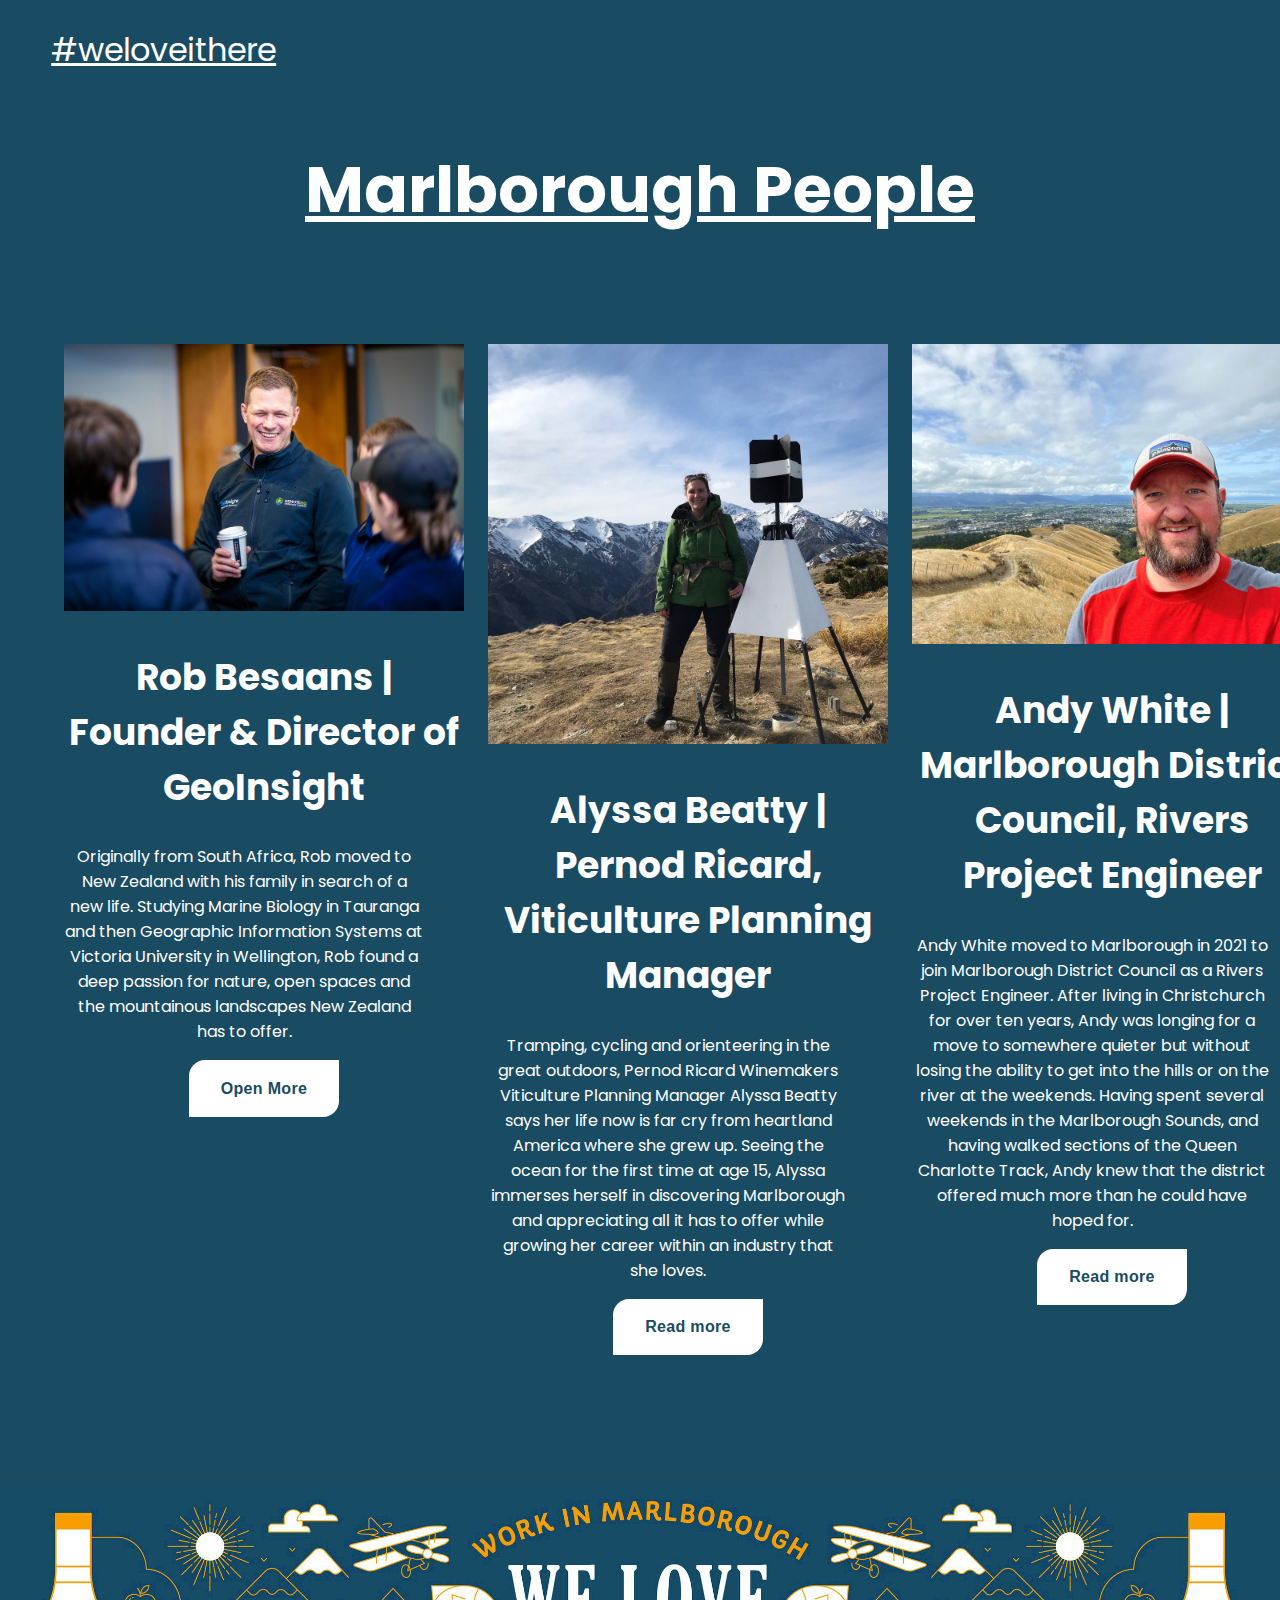
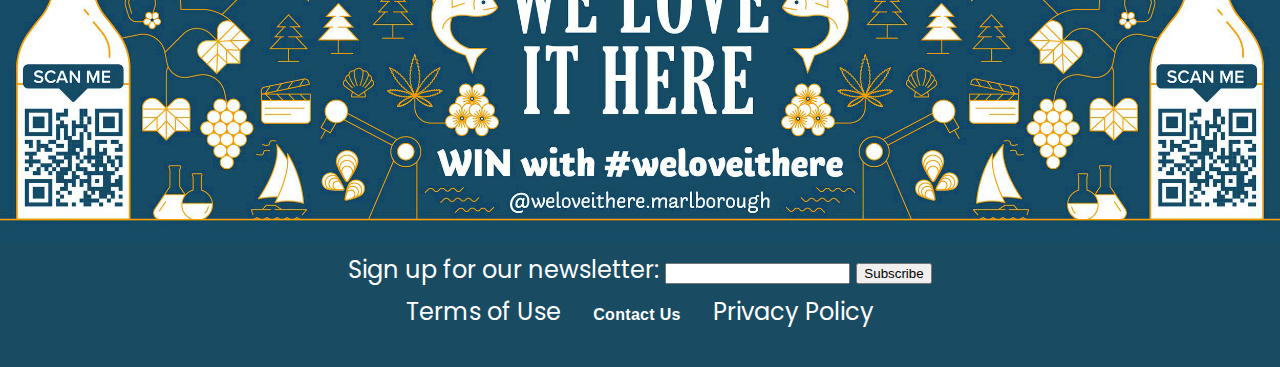
<file: people.html>
<!DOCTYPE html>
<html>
<head>
    <title>We Love It Here</title>
    <link rel="stylesheet" type="text/css" href="style.css">
    <link rel="stylesheet" type="text/css" href="css/people.css">
    <script src="/js/people.js"></script>
    <style>
        body {
            opacity: 0;
            transition: opacity 3.5s ease-in-out;
        }
    </style>
    <script src="script.js"></script>
    <link href="https://fonts.googleapis.com/css2?family=Poppins:wght@400;500;600&display=swap" rel="stylesheet">
    <nav><a href="index.html">#weloveithere</a></nav>
</head>

<body>
    <h1 style="color: #ffff; text-decoration: underline;">Marlborough People</h1>
    <div class="feature-stories">
        <div id="business">
            <div class="feature">
                <img src="/img/A0ugh-ZQ.jpeg" alt="Rob Besaans">
            </div>            
            <h2>Rob Besaans | Founder & Director of GeoInsight</h2>
            <p>Originally from South Africa, Rob moved to New Zealand with his family in search of a new life. Studying Marine Biology in Tauranga and then Geographic Information Systems at Victoria University in Wellington, Rob found a deep passion for nature, open spaces and the mountainous landscapes New Zealand has to offer.</p>
            <button id="popup-button">Open More</button>
            <div id="popup" class="more">
              <div id="popup-content">
                <p>Rob moved to Marlborough in 2015 after falling in love with the region whilst on holiday in the South Island.
                <br>Originally from South Africa, Rob moved to New Zealand with his family in search of a new life. Studying Marine Biology in Tauranga and then Geographic Information Systems at Victoria University in Wellington, Rob found a deep passion for nature, open spaces and the mountainous landscapes New Zealand has to offer.
                <br>Landing a summer job flying a drone around the Marlborough Sounds, Rob quickly fell in love with the southern lifestyle, hiking on the weekends, sailing and dancing during the weeks and a community of friendly, supportive and caring people who quickly helped make it home.
                <br><q>“Pelorus River to the North, the Marlborough Sounds a stone's throw away, the gateway to the Southern Alps, the freshest seafood in Kaikoura and more mountains than you can shake a stick at - what more could you ask for?”</q>
                <br>Now a co-founder and director of his own business which is going from strength to strength, a software development consultancy in the bustling heart of Blenheim, Rob won’t choose anywhere else to live, work and raise his young family.</p>
                <br><q>“We’re so lucky here to have everything on our doorstep and a well-connected business community that makes things happen. You don't have to trade the money for the lifestyle, when you can have both and more in Marlborough. It's honestly a hidden gem in the South."</q>
                <br><button id="close-button">Close</button>
                </div>
            </div>
            

        </div>
        <div class="lifestyle">
            <div class="feature">
                <img src="/img/IMG_2748.jpeg" alt="Alyssa Beatty">
            </div>            
            <h2>Alyssa Beatty | Pernod Ricard, Viticulture Planning Manager</h2>
            <p>Tramping, cycling and orienteering in the great outdoors, Pernod Ricard Winemakers Viticulture Planning Manager Alyssa Beatty says her life now is far cry from heartland America where she grew up. Seeing the ocean for the first time at age 15, Alyssa immerses herself in discovering Marlborough and appreciating all it has to offer while growing her career within an industry that she loves.</p>
            <button type="button" onmouseover="this.style.backgroundColor='#fcb900'" onmouseout="this.style.backgroundColor='#ffff'">Read more</button>
        </div>
        <div class="people">
            <div class="feature">
                <img src="/img/11.jpg" alt="Andy White">
            </div>            
            <h2>Andy White | Marlborough District Council, Rivers Project Engineer</h2>
            <p>Andy White moved to Marlborough in 2021 to join Marlborough District Council as a Rivers Project Engineer.  After living in Christchurch for over ten years, Andy was longing for a move to somewhere quieter but without losing the ability to get into the hills or on the river at the weekends. Having spent several weekends in the Marlborough Sounds, and having walked sections of the Queen Charlotte Track, Andy knew that the district offered much more than he could have hoped for.</p>
            <button type="button onmouseover="this.style.backgroundColor='#fcb900'" onmouseout="this.style.backgroundColor='#ffff'"">Read more</button>
        </div>
    </div>
    <script src="/js/popUp.js"></script>
</body>
<footer> 
    
    <div class="footer">
        <img src="img/GD2022-124_Attraction+campaign+-+billboard+2+(003).jpg" alt="footer-img"/><br>
         <div class="subscription-form">
        <form>
            <label for="email">Sign up for our newsletter:</label>
            <input type="email" id="email" name="email">
            <input type="submit" value="Subscribe">
        </form>
    </div>   
    <a href="#terms">Terms of Use</a><button type="button" onclick="openForm()" class="button" style="background-color: transparent;">Contact Us</button><a href="#privacy">Privacy Policy</a>
    </div>
    
    

    <div class="form-popup" id="myForm">
    <form action="/submit-form" method="post" class="form-container">
        <h3>Contact Us</h3>

        <label for="name">Name:</label>
        <input type="text" id="name" name="name" class="center">
        <br>
        <label for="email">Email:</label>
        <input type="email" id="email" name="email" class="center">
        <br>
        <label for="message">Message:</label>
        <textarea id="message" name="message" class="center"></textarea>
        <br>
        <button type="submit" class="btn" onclick="submitForm()">Send</button>
        <button type="button" class="btn cancel" onclick="closeForm()">Close</button>
    </form>
    </div>
</footer>
</html>
</file>
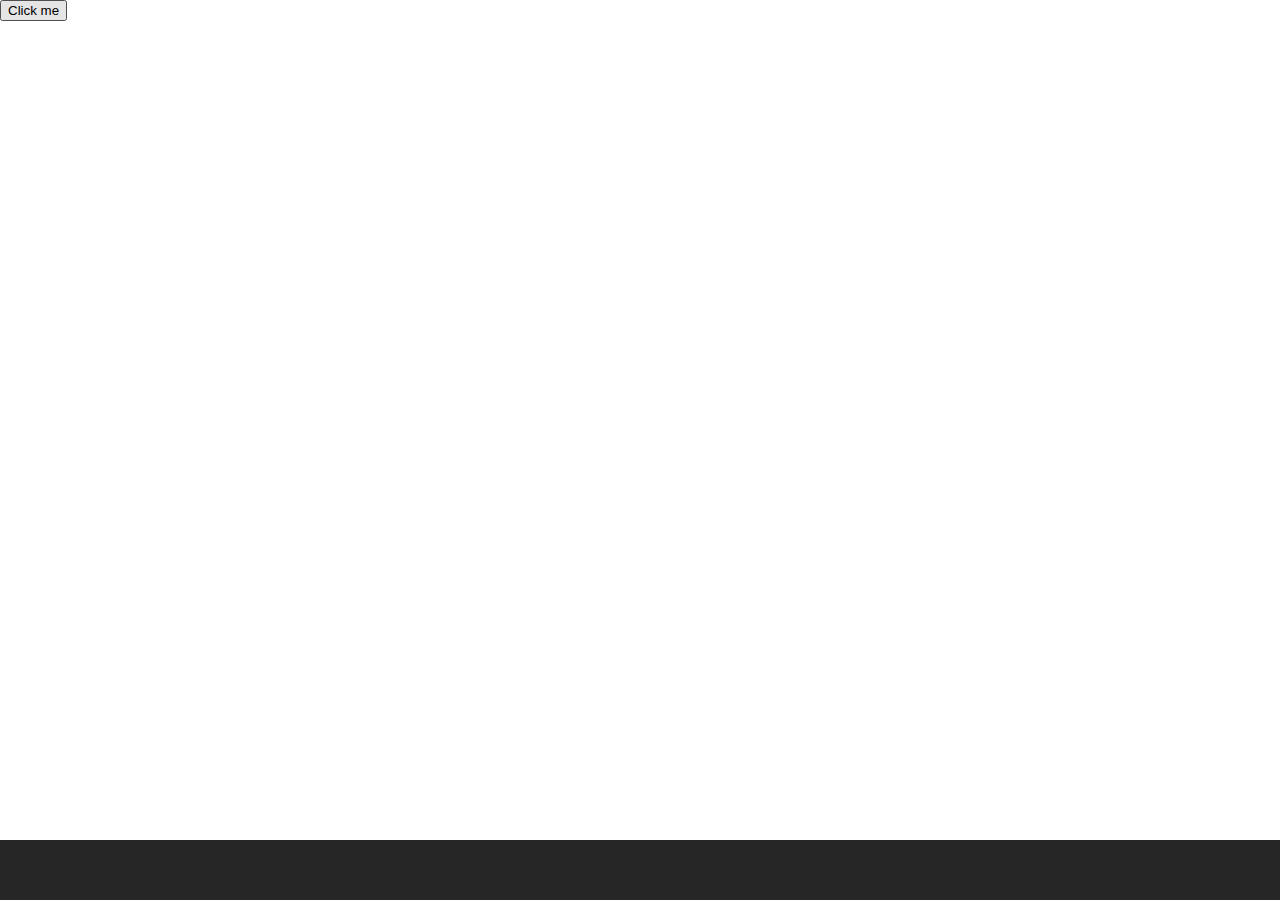
<file: popupButton.html>
<html>
    <head>
        <script>
        document.addEventListener("DOMContentLoaded", function() {

var button = document.createElement('button');
button.innerHTML = 'Click me';
button.onclick = function() {
  window.open('http://127.0.0.1:5501/costOfLiving.html');
};
document.body.appendChild(button);
});
        </script>
    </head>
    <body style="margin: 0;">
        <div style="background-color: black; position: fixed; bottom: 0; width: 100%; height: 20px; padding: 20px; opacity: .85; z-index: 1000;">
            
        </div>
    </body>
</html>
</file>
<file: style.css>
nav {
  flex-grow: 1;
  flex-shrink: 1;
  position: relative;
  z-index: 2;
  width: 100%;
  box-sizing: border-box;
  padding-top: 2vw;
  padding-bottom: 2vw;
  padding-left: 4vw;
  padding-right: 4vw;
  pointer-events: auto;
  color: #ffffff;
  text-align: left;
  font-size: xx-large;
}

nav a {
  color: #ffffff;
}

nav :hover {
  color: #fcb900;
}

body {
  font-family: Poppins, Montserrat, Helvetica, sans-serif;
  margin: 0;
  padding: 0;
  margin: auto;
  text-align: center !important;
  background-color: #194B63;
  align-content: center;
  font-size: 24px;
}

select {
  font-family: Poppins, Montserrat, Helvetica, sans-serif;
  margin: 0;
  padding: 0;
  margin: auto;
  font-size: 1rem;
}

input[type="number"] {
  font-family: Poppins, Montserrat, Helvetica, sans-serif;
  margin: 0;
  padding: 0;
  margin: auto;
  font-size: 1rem;
}

h1 {
  font-size: 4rem;
  text-align: center !important;
}

h3 {
  font-size: 3rem;
  color: #194B63;
  text-align: center !important;
}

h6 {
  font-size: large;
  color: #194B63;
  text-align: center !important;
}

p {
  font-size: 1rem;
  max-width: 90%;
  text-align: center !important;
  margin: 16px 0 0 0;
}

.thumbnail {
  width: 200px;
  height: auto;
  object-fit: cover;
  cursor: pointer;
  transition: transform 0.2s ease-in-out;
}

.thumbnail:hover {
  transform: scale(250%);
  position: center;
}

.hero-image img {
  max-width: 100%;
  height: auto;
  width: 100%;
  background-image: url("/img/background+FINAL.jpg");
  background-size: cover;
  position: relative;
}

.hero-container {
  position: relative;
  overflow: hidden;
}

.hero-image {
  width: 100%;
  height: auto;
  position: relative;
}

.hero-text-wrapper {
  position: absolute;
  top: 50%;
  left: 50%;
  transform: translate(-50%, -50%);
}

.hero-text {
  text-align: center !important;
  color: white;
  z-index: 1;
  animation: fadeIn 4s ease-in;
}

@keyframes fadeIn {
  0% {
    opacity: 0;
  }

  100% {
    opacity: 1;
  }
}

.pitch {
  text-align: center !important;
  white-space: pre-wrap;
  margin: auto;
  background-color: #ffffff;
  font-size: 24px;
}

.pitch p {
  text-align: center !important;
  line-height: 1.5;
  margin-left: 5%;
  font-size: 28px;
}

.pitch h6 {
  font-size: 30px;
  color: #194B63;
  text-align: center !important;
  margin-top: 0.5rem;
  margin-bottom: 0.5rem;
}

.feature-stories {
  display: grid;
  grid-gap: 1em;
  max-width: 90%;
  margin: auto;
  padding: 5%;
  color: #ffffff;
}

.feature-stories p {
  margin: 16px 0 16px 0;
}

.feature img {
  max-width: 400px;
  height: auto;
}

button {
  text-align: center;
  cursor: pointer;
  text-decoration: none;
  display: inline-block;
  border-radius: 16px 0px;
  color: #194B63;
  background-color: #ffffff;
  font-family: Helvetica, sans-serif;
  font-weight: 600;
  font-style: normal;
  letter-spacing: .02em;
  font-size: 1rem;
  padding: 1.2em 2.004em;
  border-width: 0px;
  line-height: normal;
}

.competition {
  text-align: center !important;
  white-space: pre-wrap;
  margin: auto;
  background-color: #ffffff;
  font-size: 24px;
}

.competition p {
  text-align: center !important;
  margin-top: 1px;
  margin-bottom: 1px;
  line-height: 1.5;
  margin-left: 10%;
  font-size: 28px;
  max-width: 80%;
}

.competition ul {
  text-align: center !important;
  margin-top: 0;
  margin-bottom: 0;
  line-height: 1;
  margin-left: 23%;
  font-size: 28px;
  max-width: 50%;
}

.competition h6 {
  font-size: 30px;
  margin-top: 0.5rem;
  margin-bottom: 0.5rem;
  color: #194B63;
  text-align: center !important;
  max-width: 80%;
  margin-left: 10%;
}

.competition h3 {
  margin-left: 5%;
  margin-top: 0.5rem;
  margin-bottom: 0.5rem;
}

.subscription-form {
  text-align: center;
  color: #ffffff;
}

.form-popup {
  position: fixed;
  align-content: center;
  top: 50%;
  left: 50%;
  transform: translate(-50%, -50%);
  background-color: white;
  padding: 20px;
  z-index: 9;
  display: none;
  font-size: 28px;
}

.button {
  text-align: center;
  cursor: pointer;
  text-decoration: none;
  display: inline-block;
  color: #ffffff;
  background-color: #194B63;
  font-family: Helvetica, sans-serif;
  font-weight: 600;
  font-style: normal;
  letter-spacing: .02em;
  font-size: 1rem;
  padding: 1.2em 2.004em;
  border-width: 0px;
  line-height: normal;
}

.center {
  display: block;
  margin: 0 auto;
  text-align: center;
}

.footer {
  text-align: center;
  padding: 1em 0;
}

.footer img {
  max-width: 100%;
  padding-top: 40px;
}

.footer a {
  color: #ffffff;
  text-decoration: none;
}

/* Media Queries */
@media only screen and (min-width: 1000px) {
  .feature-stories {
    grid-template-columns: repeat(3, 1fr);
  }
}

@media only screen and (max-width: 600px) {
  @media only screen and (max-width: 600px) {
    h1 {
      font-size: 2rem;
    }
  }

  .feature-stories {
    grid-template-columns: 1fr !important;
    /*1 column for mobile devices*/
    grid-auto-flow: row !important;
    /* stack the items vertically */
    align-content: center;
  }

  .feature-stories img {
    width: 500px !important;
  }

}

@media only screen and (max-width: 800px) {
  .hero-text h1 {
    font-size: 1.5rem;
  }
}

@media only screen and (max-width: 600px) {
  .hero-text h1 {
    font-size: 1rem;
  }
}
</file>
<file: css/people.css>
#popup {
    display: none; /* hide the popup by default */
    position: fixed; /* position the popup in a fixed position */
    z-index: 1; /* ensure it appears on top of other elements */
    left: 50%; /* position the popup horizontally in the center */
    top: 50%; /* position the popup vertically in the center */
    transform: translate(-50%, -50%); /* offset the position by half of the width and height */
    width: 70%; /* set the width of the popup */
    height: 80%; /* set the height of the popup */
    background-color: white; /* set the background color to white */
    padding: 2em; /* add some padding to the content */
    overflow: auto; /* enable scroll if needed */
    border-radius: 10px; /* give the popup rounded corners */
    color:#194B63; /* set the font colour */
    font-size: 2rem; /* this sets the font size */
}

#popup-button {
    cursor: pointer;
    text-decoration: none;
    display: inline-block;
    color: #194B63;
    background-color: #ffff;
    font-family: Helvetica, sans-serif;
    font-weight: 600;
    font-style: normal;
    letter-spacing: .02em;
    font-size: 1rem;
    padding: 1.2em 2.004em;
    border-width: 0px;
    line-height: normal;
    margin: auto;
    }

    #popup-button:hover {
        background-color: #fcb900;
    }
    
#popup p {
    font-style: none;
    font-size: 28px;
}

#popup q {
    font-style: italic;
    font-size: 26px;
}
</file>
